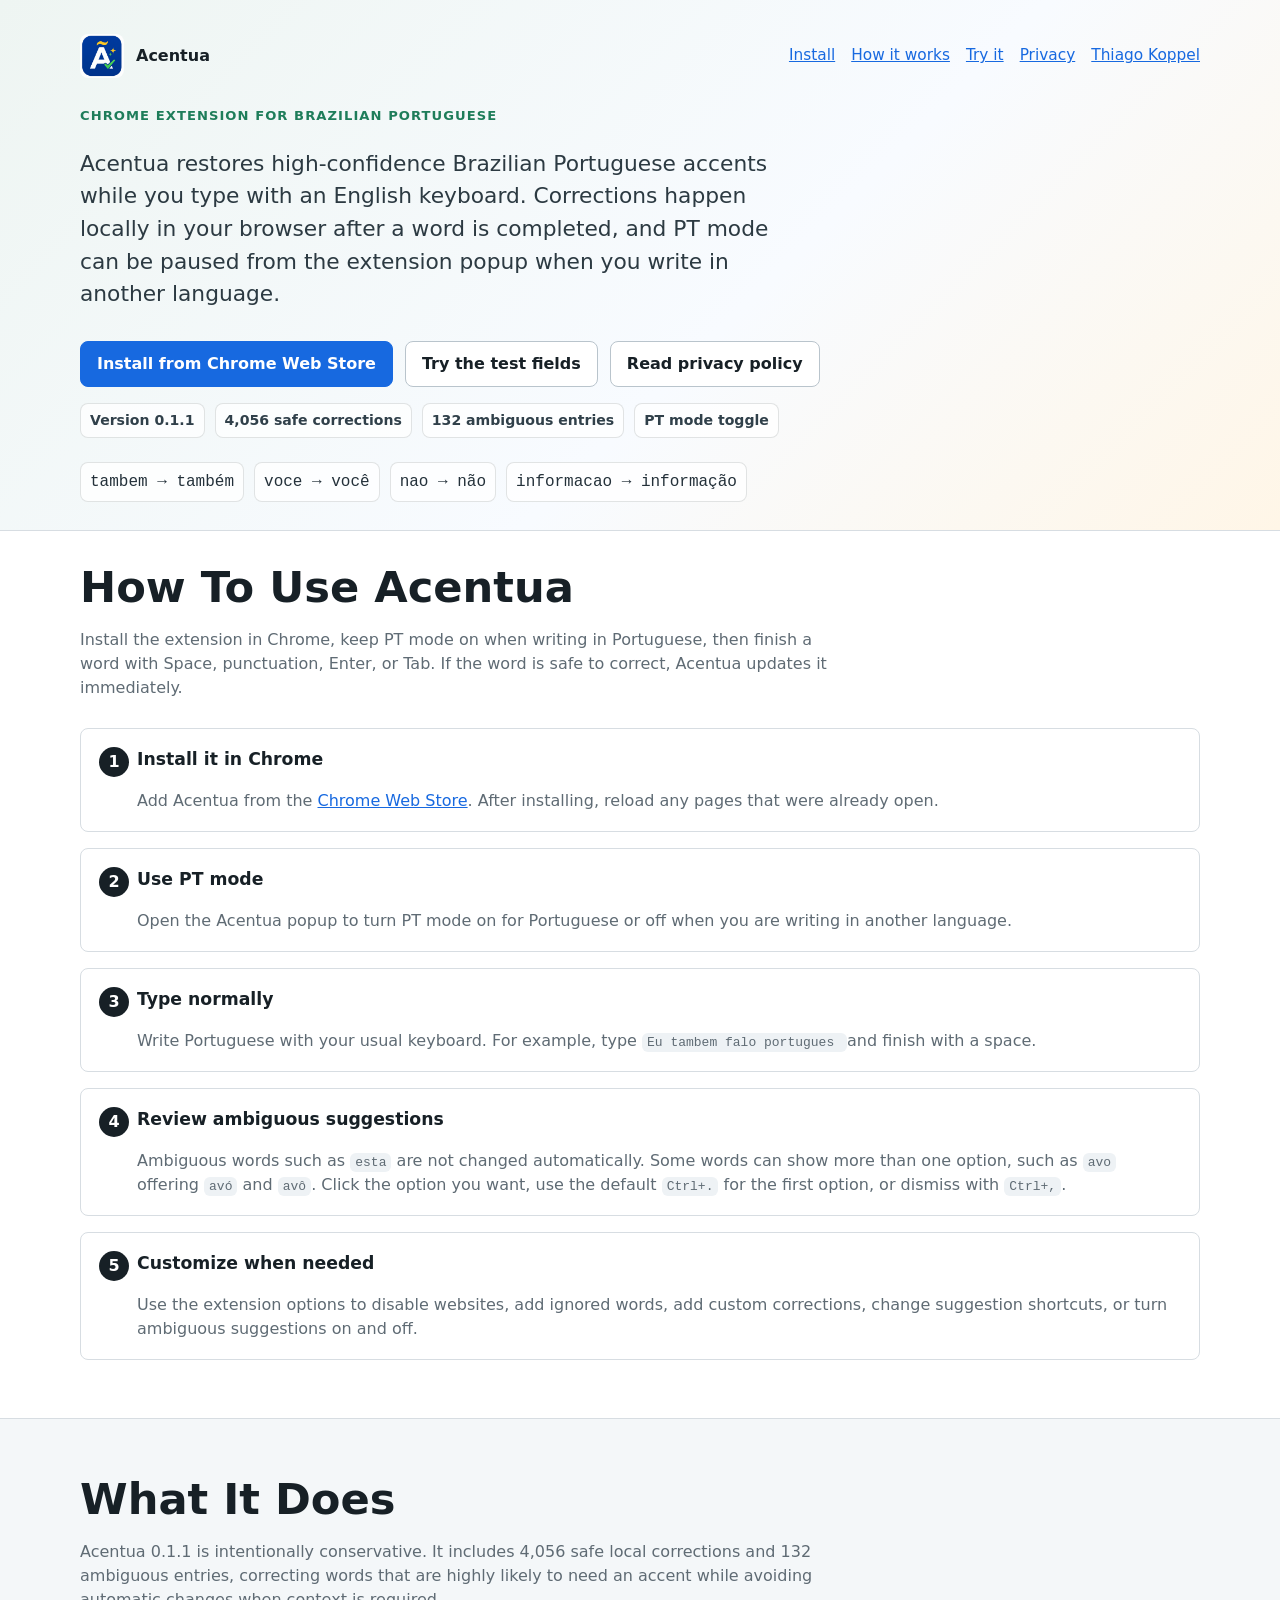
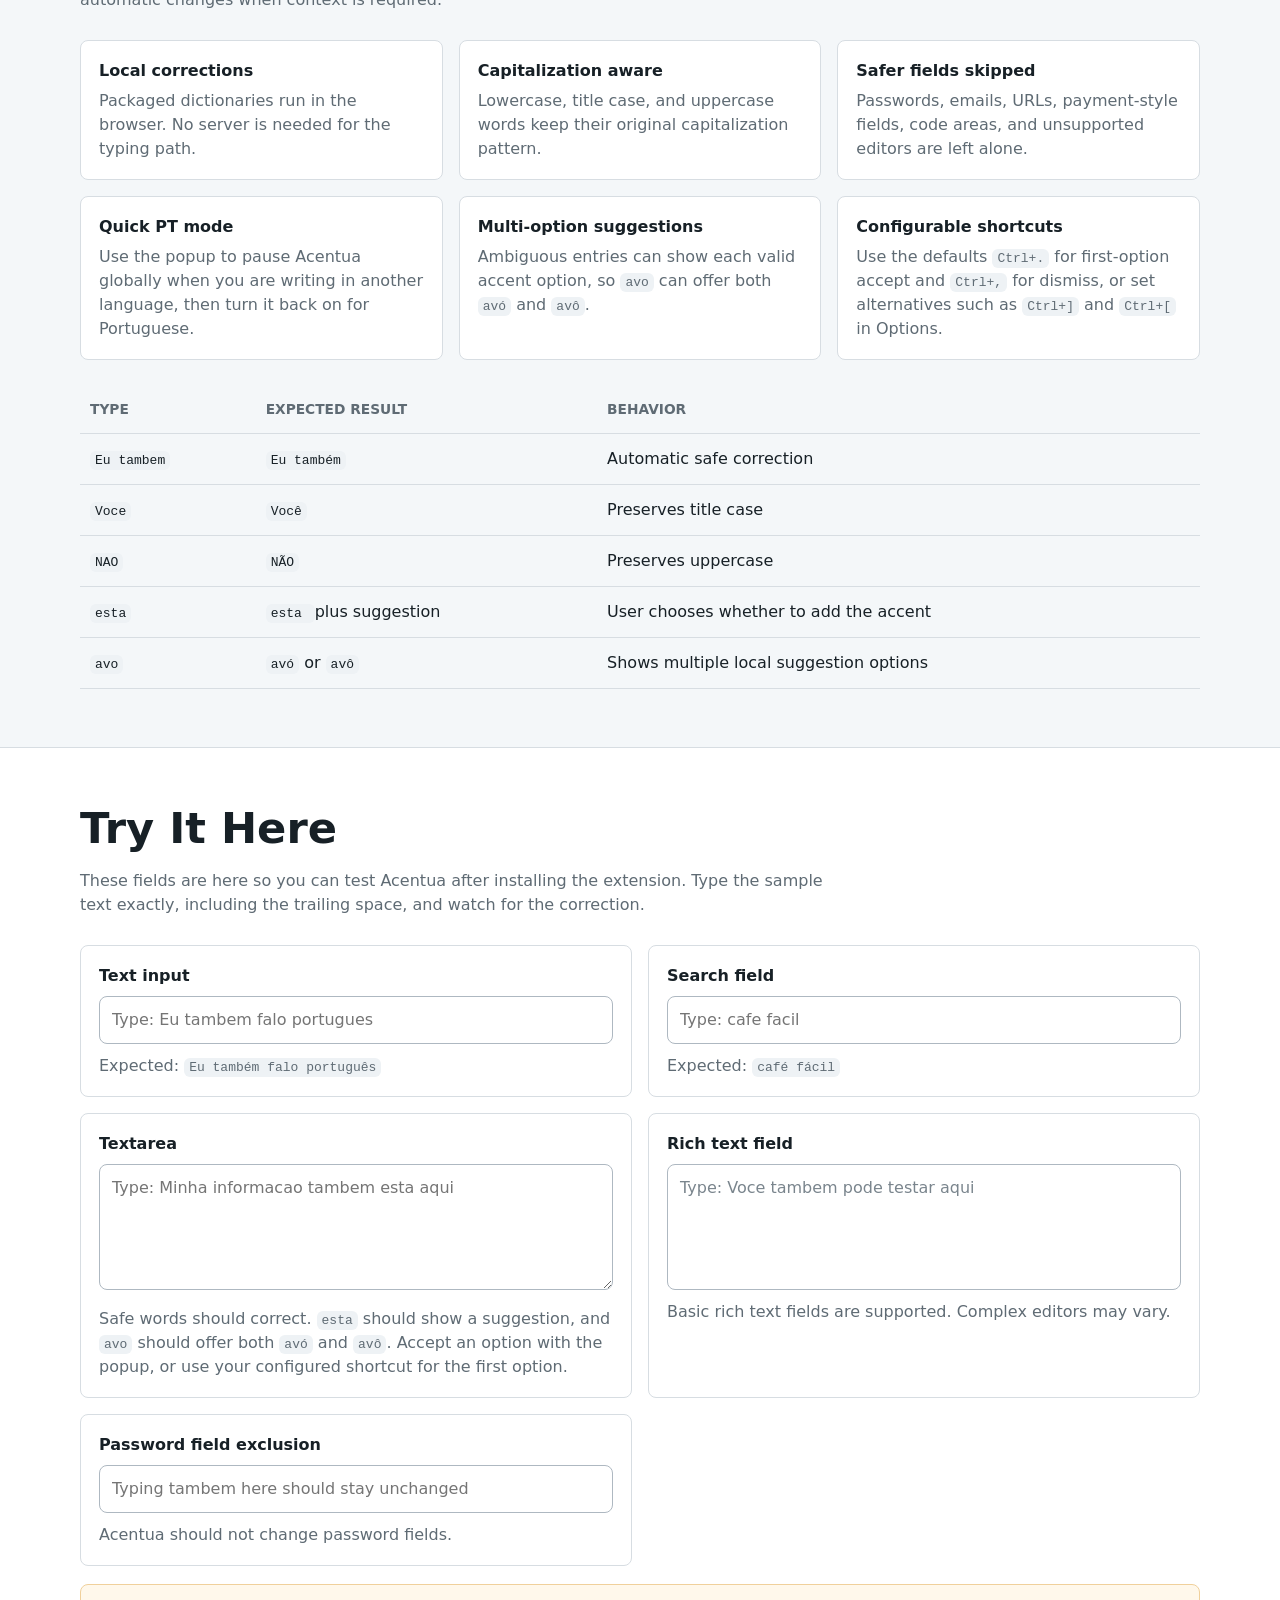
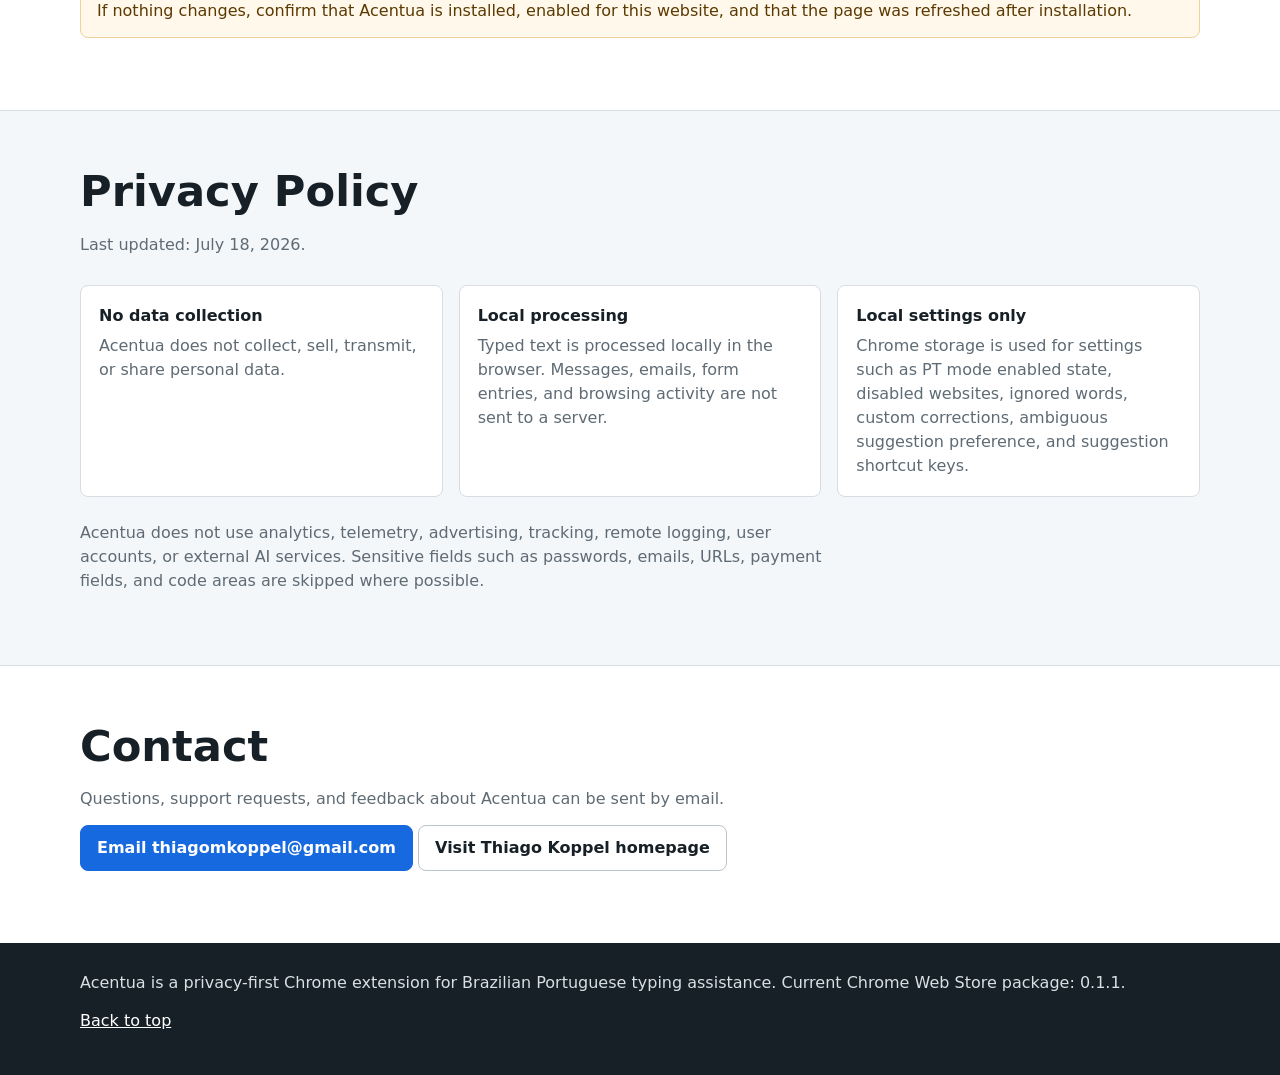
<file: acentua/index.html>
<!doctype html>
<html lang="en">
  <head>
    <meta charset="utf-8" />
    <meta name="viewport" content="width=device-width, initial-scale=1" />
    <title>Acentua - Brazilian Portuguese Accent Helper</title>
    <meta
      name="description"
      content="Acentua 0.1.1 restores high-confidence Brazilian Portuguese accents locally while you type in Chrome."
    />
    <style>
      :root {
        color-scheme: light;
        --ink: #172026;
        --muted: #5f6b74;
        --line: #d7dde2;
        --paper: #ffffff;
        --soft: #f4f7f9;
        --blue: #1769e0;
        --green: #1e7d5a;
        --gold: #a15c00;
        --focus: #0b57d0;
      }

      * {
        box-sizing: border-box;
      }

      html {
        scroll-behavior: smooth;
      }

      body {
        margin: 0;
        background: var(--paper);
        color: var(--ink);
        font-family:
          Inter,
          ui-sans-serif,
          system-ui,
          -apple-system,
          BlinkMacSystemFont,
          "Segoe UI",
          sans-serif;
        line-height: 1.5;
      }

      a {
        color: var(--blue);
      }

      a:focus-visible,
      button:focus-visible,
      input:focus-visible,
      textarea:focus-visible,
      [contenteditable="true"]:focus-visible {
        outline: 3px solid color-mix(in srgb, var(--focus) 55%, transparent);
        outline-offset: 3px;
      }

      .hero {
        background: linear-gradient(
          135deg,
          #eef5f2 0%,
          #f8fbff 58%,
          #fff6e7 100%
        );
        border-bottom: 1px solid var(--line);
      }

      .wrap {
        width: min(1120px, calc(100% - 32px));
        margin: 0 auto;
      }

      .hero-inner {
        align-content: start;
        display: grid;
        grid-template-columns: 1fr;
        gap: 28px;
        min-height: auto;
        padding: 34px 0 28px;
      }

      .nav {
        display: flex;
        align-items: center;
        justify-content: space-between;
        gap: 20px;
      }

      .brand {
        display: inline-flex;
        align-items: center;
        gap: 12px;
        color: var(--ink);
        font-weight: 800;
        text-decoration: none;
      }

      .brand img {
        width: 44px;
        height: 44px;
        border-radius: 8px;
      }

      .nav-links {
        display: flex;
        flex-wrap: wrap;
        justify-content: flex-end;
        gap: 16px;
        font-size: 0.96rem;
      }

      .intro {
        align-self: start;
        max-width: 760px;
        padding-bottom: 0;
      }

      .eyebrow {
        color: var(--green);
        font-size: 0.82rem;
        font-weight: 800;
        letter-spacing: 0.08em;
        margin: 0 0 12px;
        text-transform: uppercase;
      }

      .lead {
        color: #2c3a42;
        font-size: clamp(1.08rem, 2.4vw, 1.36rem);
        max-width: 690px;
        margin: 22px 0 0;
      }

      .actions {
        display: flex;
        flex-wrap: wrap;
        gap: 12px;
        margin-top: 30px;
      }

      .button {
        align-items: center;
        background: var(--blue);
        border: 1px solid var(--blue);
        border-radius: 8px;
        color: #ffffff;
        display: inline-flex;
        font-weight: 750;
        min-height: 44px;
        padding: 10px 16px;
        text-decoration: none;
      }

      .button.secondary {
        background: var(--paper);
        color: var(--ink);
        border-color: #b9c4cc;
      }

      .release-info {
        display: flex;
        flex-wrap: wrap;
        gap: 10px;
        margin-top: 16px;
      }

      .release-pill {
        background: rgba(255, 255, 255, 0.72);
        border: 1px solid rgba(23, 32, 38, 0.12);
        border-radius: 8px;
        color: #30404a;
        font-size: 0.88rem;
        font-weight: 750;
        padding: 6px 9px;
      }

      .example-row {
        display: flex;
        flex-wrap: wrap;
        gap: 10px;
        margin-top: 24px;
      }

      .example {
        background: rgba(255, 255, 255, 0.78);
        border: 1px solid rgba(23, 32, 38, 0.12);
        border-radius: 8px;
        color: #24313a;
        font-family:
          ui-monospace, SFMono-Regular, Consolas, "Liberation Mono", monospace;
        padding: 7px 9px;
      }

      section {
        padding: 58px 0;
      }

      #how-it-works {
        padding-top: 34px;
      }

      section:nth-of-type(even) {
        background: var(--soft);
        border-bottom: 1px solid var(--line);
        border-top: 1px solid var(--line);
      }

      h2 {
        font-size: clamp(1.8rem, 4vw, 2.7rem);
        line-height: 1.05;
        margin: 0 0 18px;
      }

      h3 {
        font-size: 1.08rem;
        margin: 0 0 8px;
      }

      p {
        margin: 0 0 14px;
      }

      .section-intro {
        color: var(--muted);
        max-width: 760px;
      }

      .steps,
      .feature-grid,
      .demo-grid,
      .privacy-grid {
        display: grid;
        gap: 16px;
        margin-top: 28px;
      }

      .steps {
        counter-reset: step;
      }

      .step,
      .feature,
      .demo-panel,
      .privacy-panel {
        background: var(--paper);
        border: 1px solid var(--line);
        border-radius: 8px;
        padding: 18px;
      }

      .step {
        counter-increment: step;
        display: grid;
        gap: 8px;
        grid-template-columns: auto 1fr;
      }

      .step::before {
        align-items: center;
        background: var(--ink);
        border-radius: 999px;
        color: #ffffff;
        content: counter(step);
        display: inline-flex;
        font-weight: 800;
        height: 30px;
        justify-content: center;
        width: 30px;
      }

      .step > * {
        grid-column: 2;
      }

      .step::before {
        grid-column: 1;
        grid-row: 1 / span 2;
      }

      .feature-grid {
        grid-template-columns: repeat(3, minmax(0, 1fr));
      }

      .privacy-grid {
        grid-template-columns: repeat(3, minmax(0, 1fr));
      }

      .demo-grid {
        grid-template-columns: repeat(2, minmax(0, 1fr));
      }

      .feature strong,
      .privacy-panel strong {
        display: block;
        margin-bottom: 6px;
      }

      .feature p,
      .privacy-panel p,
      .demo-panel p,
      .step p {
        color: var(--muted);
        margin: 0;
      }

      label {
        display: block;
        font-weight: 750;
        margin-bottom: 8px;
      }

      input,
      textarea,
      .rich-field {
        background: #ffffff;
        border: 1px solid #aeb8c1;
        border-radius: 8px;
        color: var(--ink);
        font: inherit;
        min-height: 46px;
        padding: 11px 12px;
        width: 100%;
      }

      textarea,
      .rich-field {
        min-height: 126px;
        resize: vertical;
      }

      .rich-field:empty::before {
        color: #7a858d;
        content: attr(data-placeholder);
      }

      .demo-panel p {
        margin-top: 10px;
      }

      .note {
        background: #fff8eb;
        border: 1px solid #f0d09b;
        border-radius: 8px;
        color: #5c3900;
        margin-top: 18px;
        padding: 14px 16px;
      }

      .table-wrap {
        overflow-x: auto;
        margin-top: 26px;
      }

      table {
        border-collapse: collapse;
        min-width: 620px;
        width: 100%;
      }

      th,
      td {
        border-bottom: 1px solid var(--line);
        padding: 13px 10px;
        text-align: left;
      }

      th {
        color: var(--muted);
        font-size: 0.86rem;
        text-transform: uppercase;
      }

      code {
        background: #eef2f5;
        border-radius: 6px;
        padding: 2px 5px;
      }

      footer {
        background: var(--ink);
        color: #d8e0e6;
        padding: 28px 0;
      }

      footer a {
        color: #ffffff;
      }

      @media (max-width: 820px) {
        .feature-grid,
        .privacy-grid,
        .demo-grid {
          grid-template-columns: 1fr;
        }

        .nav {
          align-items: flex-start;
          flex-direction: column;
        }

        .nav-links {
          justify-content: flex-start;
        }

        .hero-inner {
          min-height: auto;
        }
      }
    </style>
  </head>
  <body>
    <header class="hero">
      <div class="wrap hero-inner">
        <nav class="nav" aria-label="Primary navigation">
          <a class="brand" href="#top" aria-label="Acentua home">
            <img src="assets/logo.png" alt="" width="44" height="44" />
            <span>Acentua</span>
          </a>
          <div class="nav-links">
            <a href="https://chromewebstore.google.com/detail/efijbmalniablofmklkgemdjefpcfkbf" target="_blank" rel="noopener">Install</a>
            <a href="#how-it-works">How it works</a>
            <a href="#try">Try it</a>
            <a href="#privacy">Privacy</a>
            <a href="https://thiagomkoppel.github.io/">Thiago Koppel</a>
          </div>
        </nav>

        <div id="top" class="intro">
          <p class="eyebrow">Chrome extension for Brazilian Portuguese</p>
          <p class="lead">
            Acentua restores high-confidence Brazilian Portuguese accents while
            you type with an English keyboard. Corrections happen locally in
            your browser after a word is completed, and PT mode can be paused
            from the extension popup when you write in another language.
          </p>
          <div class="actions" aria-label="Page actions">
            <a class="button" href="https://chromewebstore.google.com/detail/efijbmalniablofmklkgemdjefpcfkbf" target="_blank" rel="noopener">Install from Chrome Web Store</a>
            <a class="button secondary" href="#try">Try the test fields</a>
            <a class="button secondary" href="#privacy">Read privacy policy</a>
          </div>
          <div class="release-info" aria-label="Current package information">
            <span class="release-pill">Version 0.1.1</span>
            <span class="release-pill">4,056 safe corrections</span>
            <span class="release-pill">132 ambiguous entries</span>
            <span class="release-pill">PT mode toggle</span>
          </div>
          <div class="example-row" aria-label="Correction examples">
            <span class="example">tambem &rarr; tamb&eacute;m</span>
            <span class="example">voce &rarr; voc&ecirc;</span>
            <span class="example">nao &rarr; n&atilde;o</span>
            <span class="example"
              >informacao &rarr; informa&ccedil;&atilde;o</span
            >
          </div>
        </div>
      </div>
    </header>

    <main>
      <section id="how-it-works">
        <div class="wrap">
          <h2>How To Use Acentua</h2>
          <p class="section-intro">
            Install the extension in Chrome, keep PT mode on when writing in
            Portuguese, then finish a word with Space, punctuation, Enter, or
            Tab. If the word is safe to correct, Acentua updates it
            immediately.
          </p>

          <div class="steps">
            <article class="step">
              <h3>Install it in Chrome</h3>
              <p>
                Add Acentua from the <a href="https://chromewebstore.google.com/detail/efijbmalniablofmklkgemdjefpcfkbf" target="_blank" rel="noopener">Chrome Web Store</a>. After installing, reload
                any pages that were already open.
              </p>
            </article>
            <article class="step">
              <h3>Use PT mode</h3>
              <p>
                Open the Acentua popup to turn PT mode on for Portuguese or
                off when you are writing in another language.
              </p>
            </article>
            <article class="step">
              <h3>Type normally</h3>
              <p>
                Write Portuguese with your usual keyboard. For example, type
                <code>Eu tambem falo portugues </code> and finish with a space.
              </p>
            </article>
            <article class="step">
              <h3>Review ambiguous suggestions</h3>
              <p>
                Ambiguous words such as <code>esta</code> are not changed
                automatically. Some words can show more than one option, such
                as <code>avo</code> offering <code>avó</code> and
                <code>avô</code>. Click the option you want, use the default
                <code>Ctrl+.</code> for the first option, or dismiss with
                <code>Ctrl+,</code>.
              </p>
            </article>
            <article class="step">
              <h3>Customize when needed</h3>
              <p>
                Use the extension options to disable websites, add ignored
                words, add custom corrections, change suggestion shortcuts, or
                turn ambiguous suggestions on and off.
              </p>
            </article>
          </div>
        </div>
      </section>

      <section>
        <div class="wrap">
          <h2>What It Does</h2>
          <p class="section-intro">
            Acentua 0.1.1 is intentionally conservative. It includes 4,056 safe local corrections and 132 ambiguous entries, correcting words that are highly likely to need an accent while avoiding automatic changes when context is required.
          </p>

          <div class="feature-grid">
            <article class="feature">
              <strong>Local corrections</strong>
              <p>
                Packaged dictionaries run in the browser. No server is needed
                for the typing path.
              </p>
            </article>
            <article class="feature">
              <strong>Capitalization aware</strong>
              <p>
                Lowercase, title case, and uppercase words keep their original
                capitalization pattern.
              </p>
            </article>
            <article class="feature">
              <strong>Safer fields skipped</strong>
              <p>
                Passwords, emails, URLs, payment-style fields, code areas, and
                unsupported editors are left alone.
              </p>
            </article>
            <article class="feature">
              <strong>Quick PT mode</strong>
              <p>
                Use the popup to pause Acentua globally when you are writing in
                another language, then turn it back on for Portuguese.
              </p>
            </article>
            <article class="feature">
              <strong>Multi-option suggestions</strong>
              <p>
                Ambiguous entries can show each valid accent option, so
                <code>avo</code> can offer both <code>avó</code> and
                <code>avô</code>.
              </p>
            </article>
            <article class="feature">
              <strong>Configurable shortcuts</strong>
              <p>
                Use the defaults <code>Ctrl+.</code> for first-option accept
                and <code>Ctrl+,</code> for dismiss, or set alternatives such
                as <code>Ctrl+]</code> and <code>Ctrl+[</code> in Options.
              </p>
            </article>
          </div>

          <div class="table-wrap" aria-label="Correction examples table">
            <table>
              <thead>
                <tr>
                  <th>Type</th>
                  <th>Expected result</th>
                  <th>Behavior</th>
                </tr>
              </thead>
              <tbody>
                <tr>
                  <td><code>Eu tambem </code></td>
                  <td><code>Eu tamb&eacute;m </code></td>
                  <td>Automatic safe correction</td>
                </tr>
                <tr>
                  <td><code>Voce </code></td>
                  <td><code>Voc&ecirc; </code></td>
                  <td>Preserves title case</td>
                </tr>
                <tr>
                  <td><code>NAO </code></td>
                  <td><code>N&Atilde;O </code></td>
                  <td>Preserves uppercase</td>
                </tr>
                <tr>
                  <td><code>esta </code></td>
                  <td><code>esta </code> plus suggestion</td>
                  <td>User chooses whether to add the accent</td>
                </tr>
                <tr>
                  <td><code>avo </code></td>
                  <td><code>avó</code> or <code>avô</code></td>
                  <td>Shows multiple local suggestion options</td>
                </tr>
              </tbody>
            </table>
          </div>
        </div>
      </section>

      <section id="try">
        <div class="wrap">
          <h2>Try It Here</h2>
          <p class="section-intro">
            These fields are here so you can test Acentua after installing the
            extension. Type the sample text exactly, including the trailing
            space, and watch for the correction.
          </p>

          <div class="demo-grid">
            <article class="demo-panel">
              <label for="demo-input">Text input</label>
              <input
                id="demo-input"
                name="demo-input"
                type="text"
                autocomplete="off"
                placeholder="Type: Eu tambem falo portugues "
              />
              <p>
                Expected: <code>Eu tamb&eacute;m falo portugu&ecirc;s </code>
              </p>
            </article>

            <article class="demo-panel">
              <label for="demo-search">Search field</label>
              <input
                id="demo-search"
                name="demo-search"
                type="search"
                autocomplete="off"
                placeholder="Type: cafe facil "
              />
              <p>Expected: <code>caf&eacute; f&aacute;cil </code></p>
            </article>

            <article class="demo-panel">
              <label for="demo-textarea">Textarea</label>
              <textarea
                id="demo-textarea"
                name="demo-textarea"
                autocomplete="off"
                placeholder="Type: Minha informacao tambem esta aqui "
              ></textarea>
              <p>
                Safe words should correct. <code>esta</code> should show a
                suggestion, and <code>avo</code> should offer both
                <code>avó</code> and <code>avô</code>. Accept an option with
                the popup, or use your configured shortcut for the first option.
              </p>
            </article>

            <article class="demo-panel">
              <label id="demo-rich-label" for="demo-rich"
                >Rich text field</label
              >
              <div
                id="demo-rich"
                class="rich-field"
                contenteditable="true"
                role="textbox"
                aria-labelledby="demo-rich-label"
                data-placeholder="Type: Voce tambem pode testar aqui "
              ></div>
              <p>
                Basic rich text fields are supported. Complex editors may vary.
              </p>
            </article>

            <article class="demo-panel">
              <label for="demo-password">Password field exclusion</label>
              <input
                id="demo-password"
                name="demo-password"
                type="password"
                autocomplete="off"
                placeholder="Typing tambem here should stay unchanged"
              />
              <p>Acentua should not change password fields.</p>
            </article>
          </div>

          <p class="note">
            If nothing changes, confirm that Acentua is installed, enabled for
            this website, and that the page was refreshed after installation.
          </p>
        </div>
      </section>

      <section id="privacy">
        <div class="wrap">
          <h2>Privacy Policy</h2>
          <p class="section-intro">Last updated: July 18, 2026.</p>

          <div class="privacy-grid">
            <article class="privacy-panel">
              <strong>No data collection</strong>
              <p>
                Acentua does not collect, sell, transmit, or share personal
                data.
              </p>
            </article>
            <article class="privacy-panel">
              <strong>Local processing</strong>
              <p>
                Typed text is processed locally in the browser. Messages,
                emails, form entries, and browsing activity are not sent to a
                server.
              </p>
            </article>
            <article class="privacy-panel">
              <strong>Local settings only</strong>
              <p>
                Chrome storage is used for settings such as PT mode enabled
                state, disabled websites, ignored words, custom corrections,
                ambiguous suggestion preference, and suggestion shortcut keys.
              </p>
            </article>
          </div>

          <p class="section-intro" style="margin-top: 24px">
            Acentua does not use analytics, telemetry, advertising, tracking,
            remote logging, user accounts, or external AI services. Sensitive
            fields such as passwords, emails, URLs, payment fields, and code
            areas are skipped where possible.
          </p>
        </div>
      </section>
      <section id="contact">
        <div class="wrap">
          <h2>Contact</h2>
          <p class="section-intro">
            Questions, support requests, and feedback about Acentua can be sent
            by email.
          </p>
          <p>
            <a class="button" href="mailto:thiagomkoppel@gmail.com">Email thiagomkoppel@gmail.com</a>
            <a class="button secondary" href="https://thiagomkoppel.github.io/">Visit Thiago Koppel homepage</a>
          </p>
        </div>
      </section>
    </main>

    <footer>
      <div class="wrap">
        <p>
          Acentua is a privacy-first Chrome extension for Brazilian Portuguese typing assistance. Current Chrome Web Store package: 0.1.1.
        </p>
        <p><a href="#top">Back to top</a></p>
      </div>
    </footer>
  </body>
</html>
</file>
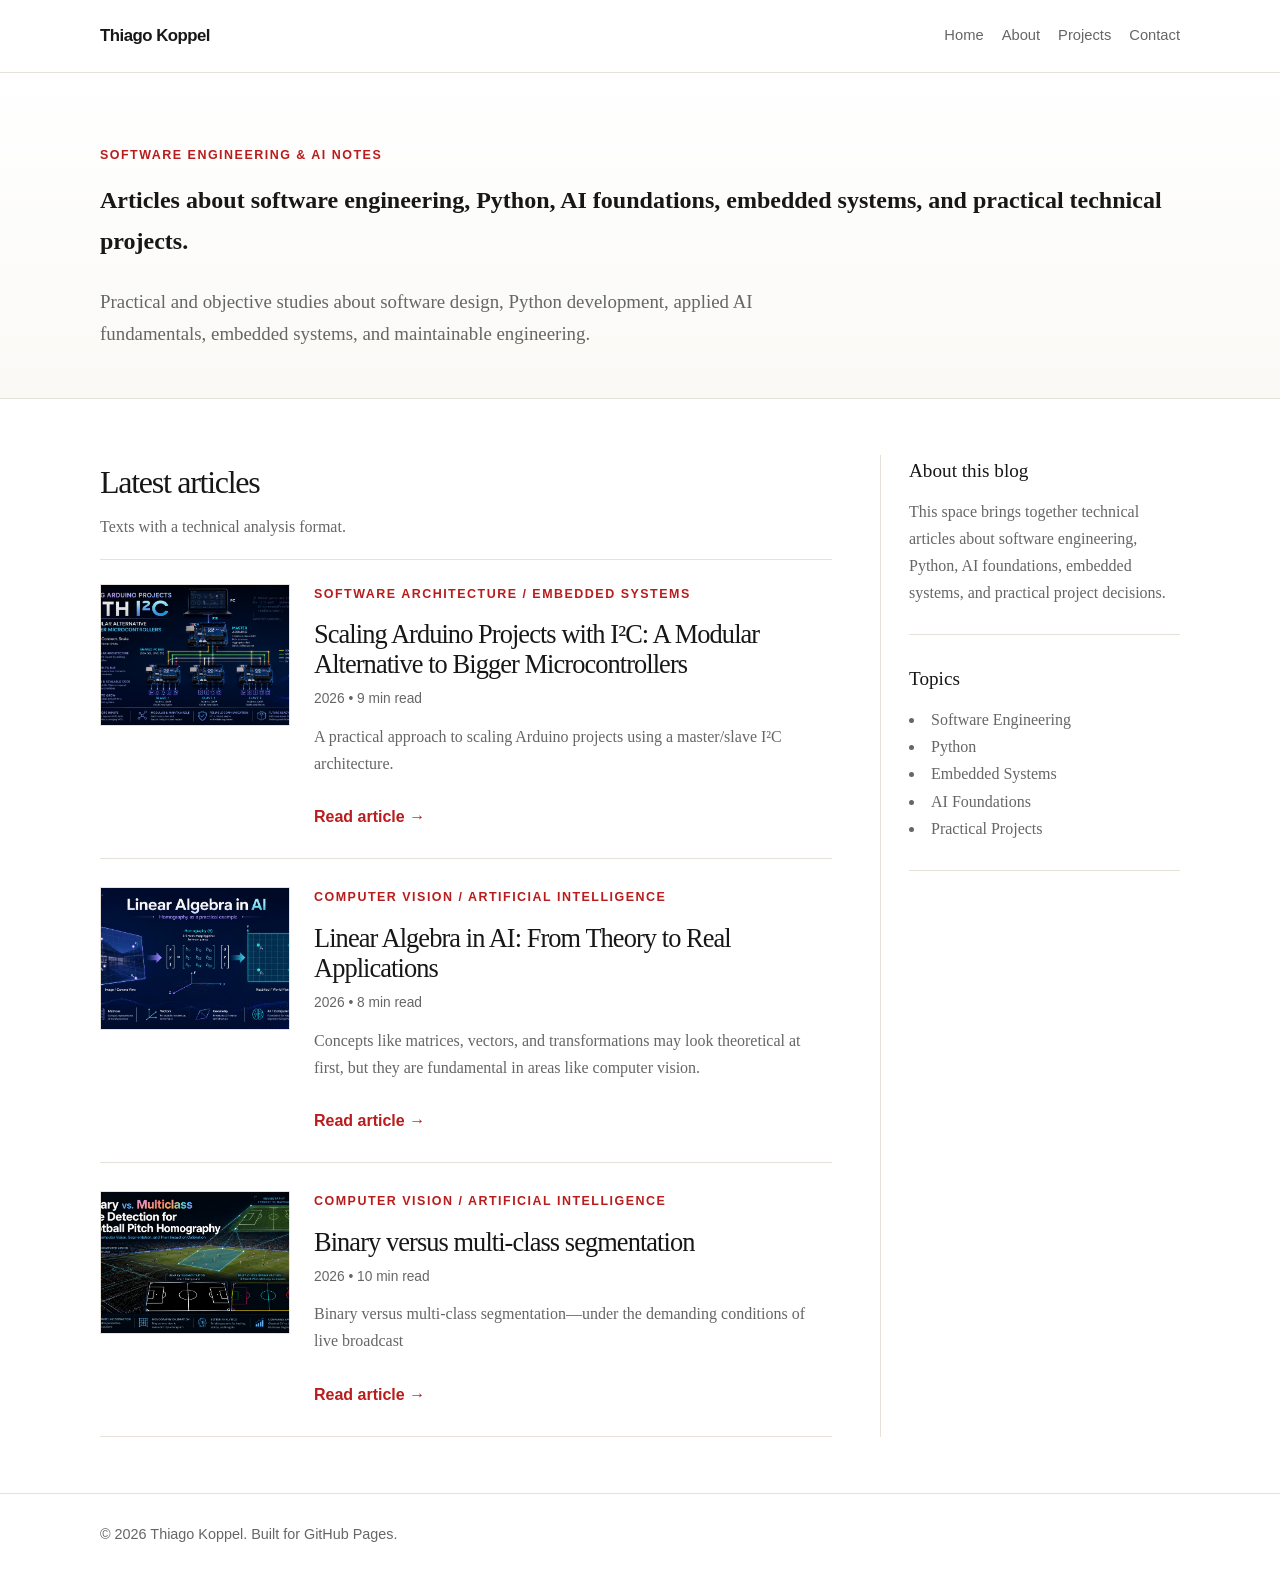
<file: blog/index.html>
<!DOCTYPE html>
<html lang="en">
<head>
  <meta charset="UTF-8" />
  <meta name="viewport" content="width=device-width, initial-scale=1.0" />
  <meta name="description" content="Blog by Thiago Koppel with articles about software engineering, Python, AI foundations, embedded systems, and practical technical projects." />
  <title>Blog | Thiago Koppel</title>
  <link rel="stylesheet" href="style.css" />
</head>

<body>
  <header class="site-header">
    <div class="container nav">
      <a class="brand" href="../index.html">Thiago Koppel</a>

      <nav class="top-nav">
        <a href="../index.html">Home</a>
        <a href="../index.html#about">About</a>
        <a href="../index.html#projects">Projects</a>
        <a href="../index.html#contact">Contact</a>
      </nav>
    </div>
  </header>

  <main>
    <section id="blog-content">
      <section class="blog-hero">
        <div class="container">
          <p class="section-label">Software Engineering &amp; AI Notes</p>
          <h2>Articles about software engineering, Python, AI foundations, embedded systems, and practical technical projects.</h2>
          <p class="hero-text">
            Practical and objective studies about software design, Python development,
            applied AI fundamentals, embedded systems, and maintainable engineering.
          </p>
        </div>
      </section>

      <section class="container blog-layout">
        <div class="main-column">
          <div class="section-title">
            <h2>Latest articles</h2>
            <p>Texts with a technical analysis format.</p>
          </div>

          <div id="articles-list" class="articles-list"></div>
        </div>

        <aside class="sidebar">
          <div class="side-card">
            <h3>About this blog</h3>
            <p>
              This space brings together technical articles about software engineering,
              Python, AI foundations, embedded systems, and practical project decisions.
            </p>
          </div>

          <div class="side-card">
            <h3>Topics</h3>
            <ul class="topics" id="topics-list"></ul>
          </div>
        </aside>
      </section>
    </section>
  </main>

  <footer class="footer">
    <div class="container">
      <p>© 2026 Thiago Koppel. Built for GitHub Pages.</p>
    </div>
  </footer>

  <script src="articles.js"></script>
  <script src="main.js"></script>
</body>
</html>
</file>
<file: blog/style.css>
:root {
  --bg: #ffffff;
  --bg-soft: #f7f7f5;
  --text: #171717;
  --muted: #666666;
  --line: #e6e2da;
  --accent: #b91c1c;
  --accent-dark: #7f1d1d;
  --accent-soft: #fff1f1;
  --max-width: 1080px;
}

* {
  box-sizing: border-box;
  margin: 0;
  padding: 0;
}

html {
  scroll-behavior: smooth;
}

body {
  font-family: Georgia, "Times New Roman", serif;
  background: var(--bg);
  color: var(--text);
  line-height: 1.7;
}

a {
  color: inherit;
  text-decoration: none;
}

button {
  font: inherit;
}

img {
  max-width: 100%;
  display: block;
}

.container {
  width: min(var(--max-width), calc(100% - 32px));
  margin: 0 auto;
}

.hidden {
  display: none !important;
}

.site-header {
  border-bottom: 1px solid var(--line);
  background: rgba(255, 255, 255, 0.96);
  position: sticky;
  top: 0;
  z-index: 20;
}

.nav {
  min-height: 72px;
  display: flex;
  align-items: center;
  justify-content: space-between;
  gap: 16px;
}

.brand {
  font-family: Inter, Arial, sans-serif;
  font-weight: 700;
  letter-spacing: -0.03em;
  font-size: 1.05rem;
}

.top-nav {
  display: flex;
  gap: 18px;
  font-family: Inter, Arial, sans-serif;
  font-size: 0.92rem;
  color: var(--muted);
}

.top-nav a:hover {
  color: var(--accent);
}

.blog-hero {
  padding: 72px 0 48px;
  border-bottom: 1px solid var(--line);
  background: linear-gradient(180deg, #ffffff 0%, #faf9f6 100%);
}

.section-label {
  font-family: Inter, Arial, sans-serif;
  color: var(--accent);
  font-weight: 700;
  font-size: 0.78rem;
  text-transform: uppercase;
  letter-spacing: 0.12em;
  margin-bottom: 14px;
}

.blog-hero h1 {
  max-width: 850px;
  font-size: clamp(2.4rem, 5vw, 4.7rem);
  line-height: 0.98;
  letter-spacing: -0.055em;
  font-weight: 500;
}

.hero-text {
  max-width: 720px;
  margin-top: 24px;
  font-size: 1.18rem;
  color: var(--muted);
}

.blog-layout {
  display: grid;
  grid-template-columns: minmax(0, 1fr) 300px;
  gap: 48px;
  padding: 56px 0;
}

.section-title {
  margin-bottom: 24px;
  padding-bottom: 18px;
  border-bottom: 1px solid var(--line);
}

.section-title h2 {
  font-size: 2rem;
  font-weight: 500;
  letter-spacing: -0.04em;
}

.section-title p {
  color: var(--muted);
  margin-top: 4px;
}

.articles-list {
  display: grid;
  gap: 28px;
}

.article-card {
  display: grid;
  grid-template-columns: 190px 1fr;
  gap: 24px;
  padding-bottom: 28px;
  border-bottom: 1px solid var(--line);
}

.article-thumb {
  aspect-ratio: 4 / 3;
  width: 100%;
  object-fit: cover;
  background: var(--bg-soft);
  border: 1px solid var(--line);
}

.article-thumb-placeholder {
  aspect-ratio: 4 / 3;
  background:
    linear-gradient(135deg, rgba(185, 28, 28, 0.12), rgba(0, 0, 0, 0.04)),
    var(--bg-soft);
  border: 1px solid var(--line);
  display: grid;
  place-items: center;
  color: var(--accent);
  font-family: Inter, Arial, sans-serif;
  font-size: 0.8rem;
  text-transform: uppercase;
  letter-spacing: 0.1em;
}

.article-card h3 {
  font-size: 1.65rem;
  line-height: 1.15;
  font-weight: 500;
  letter-spacing: -0.035em;
  margin-bottom: 8px;
}

.article-card h3:hover {
  color: var(--accent);
}

.article-summary {
  color: var(--muted);
  margin: 12px 0;
}

.card-meta,
.article-meta {
  font-family: Inter, Arial, sans-serif;
  color: var(--muted);
  font-size: 0.86rem;
}

.read-more {
  display: inline-block;
  margin-top: 14px;
  font-family: Inter, Arial, sans-serif;
  color: var(--accent);
  font-weight: 700;
}

.sidebar {
  border-left: 1px solid var(--line);
  padding-left: 28px;
}

.side-card {
  padding-bottom: 28px;
  margin-bottom: 28px;
  border-bottom: 1px solid var(--line);
}

.side-card h3 {
  font-size: 1.2rem;
  font-weight: 500;
  margin-bottom: 10px;
}

.side-card p,
.topics {
  color: var(--muted);
}

.topics {
  list-style-position: inside;
}

.article-page {
  max-width: 820px;
  padding: 56px 0 72px;
}

.back-link {
  display: inline-block;
  font-family: Inter, Arial, sans-serif;
  color: var(--accent);
  font-weight: 700;
  margin-bottom: 32px;
}

.article-header {
  padding-bottom: 28px;
  border-bottom: 1px solid var(--line);
  margin-bottom: 32px;
}

.article-header h1 {
  font-size: clamp(2.2rem, 5vw, 4.2rem);
  line-height: 1;
  letter-spacing: -0.06em;
  font-weight: 500;
  margin-bottom: 18px;
}

.article-cover-wrapper {
  margin: 0 0 36px;
}

.article-cover {
  width: 100%;
  border: 1px solid var(--line);
}

.article-content {
  font-size: 1.12rem;
}

.article-content h1 {
  display: none;
}

.article-content h2 {
  font-size: 1.8rem;
  line-height: 1.15;
  font-weight: 500;
  letter-spacing: -0.035em;
  margin: 42px 0 14px;
}

.article-content h3 {
  font-size: 1.35rem;
  line-height: 1.2;
  font-weight: 600;
  margin: 32px 0 10px;
}

.article-content p {
  margin-bottom: 18px;
}

.article-content blockquote {
  border-left: 4px solid var(--accent);
  padding: 12px 0 12px 20px;
  margin: 28px 0;
  color: #333;
  background: var(--accent-soft);
}

.article-content ul,
.article-content ol {
  margin: 0 0 20px 26px;
}

.article-content li {
  margin-bottom: 6px;
}

.article-content table {
  width: 100%;
  border-collapse: collapse;
  margin: 28px 0;
  font-family: Inter, Arial, sans-serif;
  font-size: 0.93rem;
}

.article-content th,
.article-content td {
  border-bottom: 1px solid var(--line);
  padding: 10px 8px;
  text-align: left;
}

.article-content th {
  background: var(--bg-soft);
}

.article-content figure {
  margin: 32px 0;
}

.article-content figcaption {
  font-family: Inter, Arial, sans-serif;
  color: var(--muted);
  font-size: 0.86rem;
  margin-top: 8px;
}

.footer {
  border-top: 1px solid var(--line);
  padding: 28px 0;
  color: var(--muted);
  font-family: Inter, Arial, sans-serif;
  font-size: 0.9rem;
}

@media (max-width: 850px) {
  .blog-layout {
    grid-template-columns: 1fr;
  }

  .sidebar {
    border-left: 0;
    padding-left: 0;
  }
}


@media (max-width: 640px) {
  .nav {
    align-items: flex-start;
    flex-direction: column;
    padding: 16px 0;
  }

  .top-nav {
    flex-wrap: wrap;
  }

  .blog-hero {
    padding: 48px 0 36px;
  }

  .article-card {
    grid-template-columns: 1fr;
  }
}
</file>
